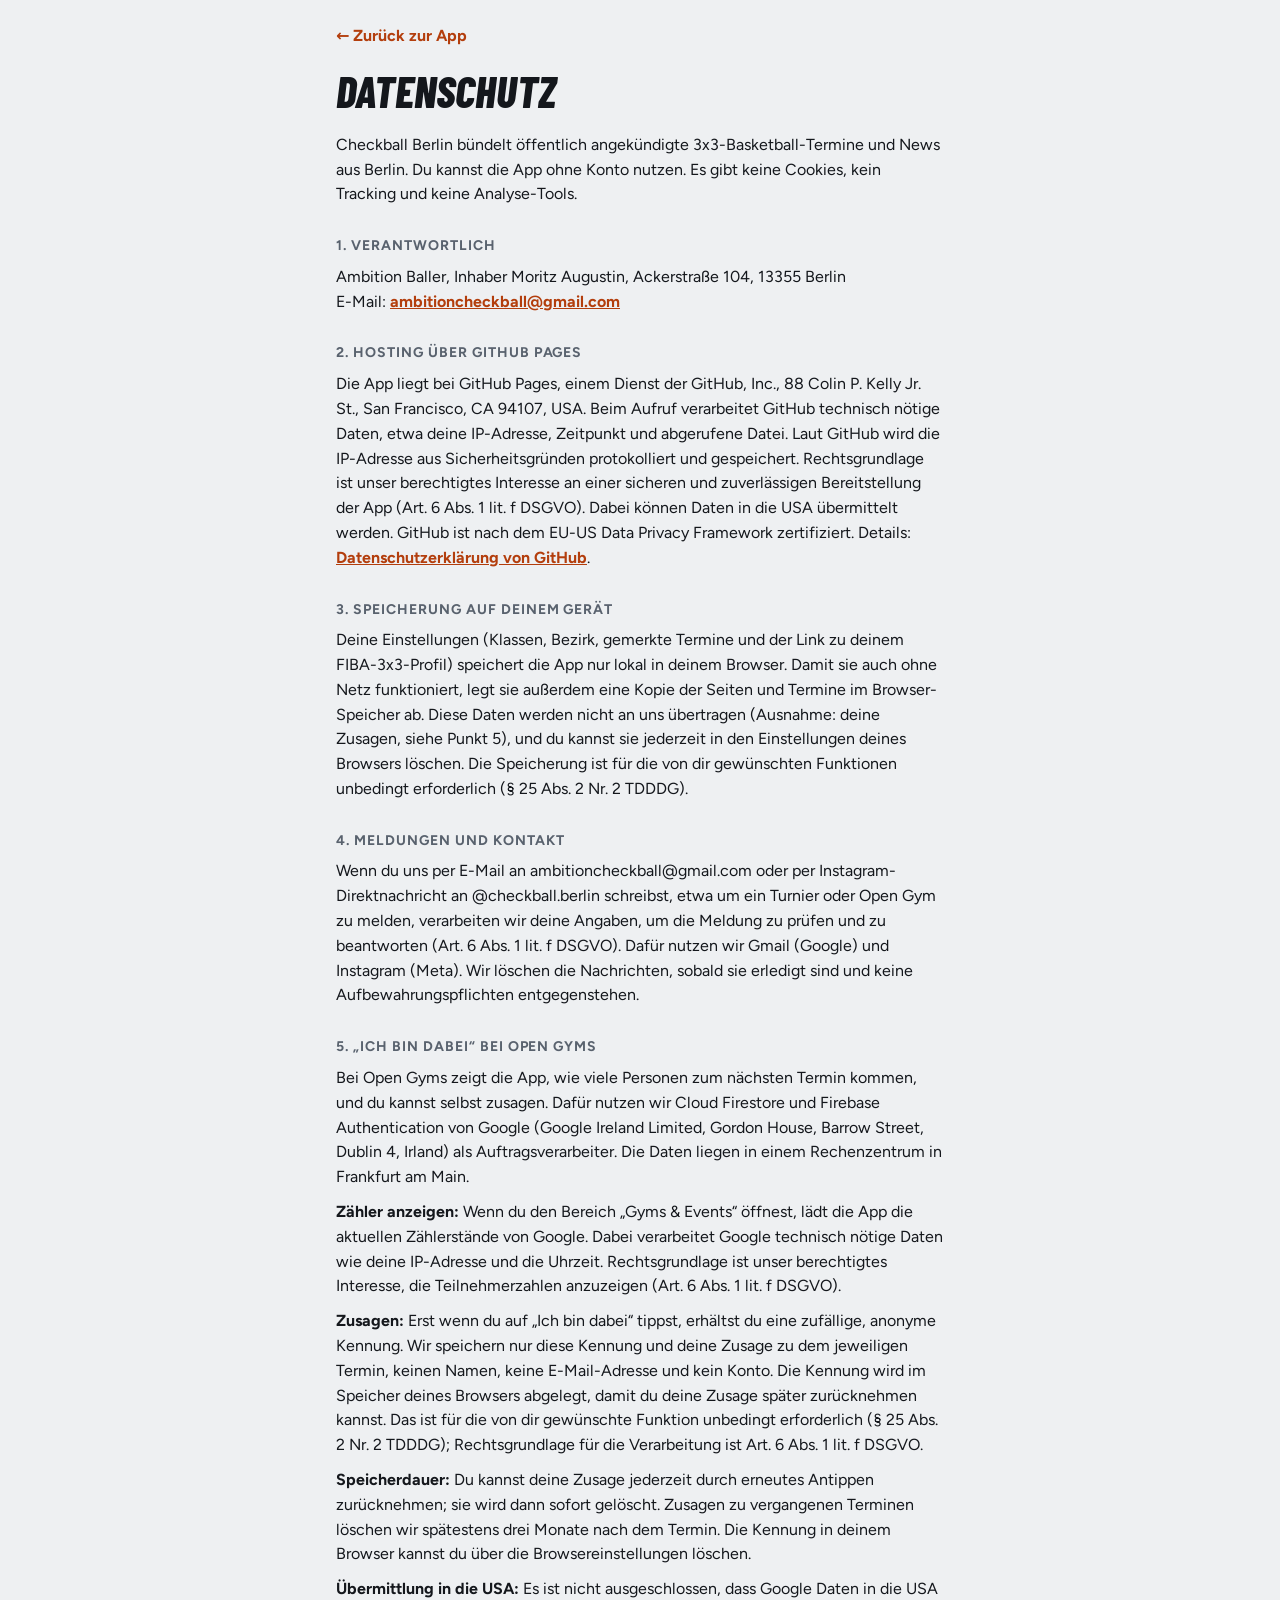
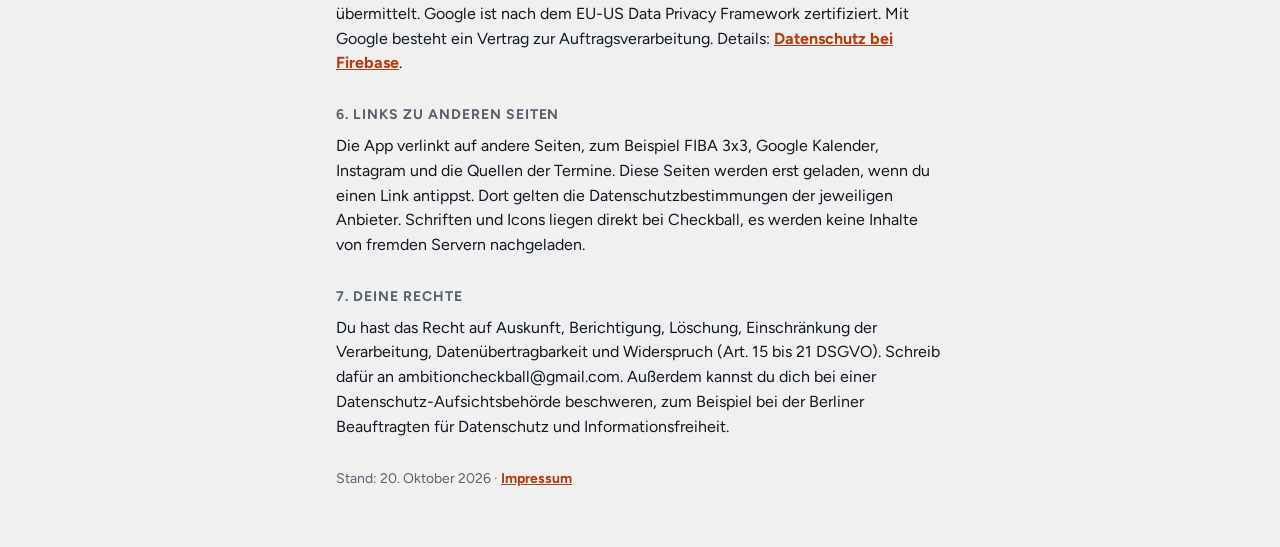
<file: datenschutz.html>
<!doctype html>
<html lang="de">
<head>
<meta charset="utf-8">
<meta name="viewport" content="width=device-width, initial-scale=1">
<title>Datenschutz · Checkball Berlin</title>
<meta name="color-scheme" content="light dark">
<link rel="icon" href="icons/favicon.svg" type="image/svg+xml">
<link rel="stylesheet" href="legal.css">
</head>
<body>
<main>
<a class="back" href="./">← Zurück zur App</a>
<h1>Datenschutz</h1>
<p>Checkball Berlin bündelt öffentlich angekündigte 3x3-Basketball-Termine und News aus Berlin. Du kannst die App ohne Konto nutzen. Es gibt keine Cookies, kein Tracking und keine Analyse-Tools.</p>

<h2>1. Verantwortlich</h2>
<p>Ambition Baller, Inhaber Moritz Augustin, Ackerstraße 104, 13355 Berlin<br>
E-Mail: <a href="mailto:ambitioncheckball@gmail.com">ambitioncheckball@gmail.com</a></p>

<h2>2. Hosting über GitHub Pages</h2>
<p>Die App liegt bei GitHub Pages, einem Dienst der GitHub, Inc., 88 Colin P. Kelly Jr. St., San Francisco, CA 94107, USA. Beim Aufruf verarbeitet GitHub technisch nötige Daten, etwa deine IP-Adresse, Zeitpunkt und abgerufene Datei. Laut GitHub wird die IP-Adresse aus Sicherheitsgründen protokolliert und gespeichert. Rechtsgrundlage ist unser berechtigtes Interesse an einer sicheren und zuverlässigen Bereitstellung der App (Art. 6 Abs. 1 lit. f DSGVO). Dabei können Daten in die USA übermittelt werden. GitHub ist nach dem EU-US Data Privacy Framework zertifiziert. Details: <a href="https://docs.github.com/en/site-policy/privacy-policies/github-general-privacy-statement" target="_blank" rel="noopener">Datenschutzerklärung von GitHub</a>.</p>

<h2>3. Speicherung auf deinem Gerät</h2>
<p>Deine Einstellungen (Klassen, Bezirk, gemerkte Termine und der Link zu deinem FIBA-3x3-Profil) speichert die App nur lokal in deinem Browser. Damit sie auch ohne Netz funktioniert, legt sie außerdem eine Kopie der Seiten und Termine im Browser-Speicher ab. Diese Daten werden nicht an uns übertragen (Ausnahme: deine Zusagen, siehe Punkt 5), und du kannst sie jederzeit in den Einstellungen deines Browsers löschen. Die Speicherung ist für die von dir gewünschten Funktionen unbedingt erforderlich (§ 25 Abs. 2 Nr. 2 TDDDG).</p>

<h2>4. Meldungen und Kontakt</h2>
<p>Wenn du uns per E-Mail an ambitioncheckball@gmail.com oder per Instagram-Direktnachricht an @checkball.berlin schreibst, etwa um ein Turnier oder Open Gym zu melden, verarbeiten wir deine Angaben, um die Meldung zu prüfen und zu beantworten (Art. 6 Abs. 1 lit. f DSGVO). Dafür nutzen wir Gmail (Google) und Instagram (Meta). Wir löschen die Nachrichten, sobald sie erledigt sind und keine Aufbewahrungspflichten entgegenstehen.</p>

<h2 id="zusagen">5. „Ich bin dabei“ bei Open Gyms</h2>
<p>Bei Open Gyms zeigt die App, wie viele Personen zum nächsten Termin kommen, und du kannst selbst zusagen. Dafür nutzen wir Cloud Firestore und Firebase Authentication von Google (Google Ireland Limited, Gordon House, Barrow Street, Dublin 4, Irland) als Auftragsverarbeiter. Die Daten liegen in einem Rechenzentrum in Frankfurt am Main.</p>
<p><strong>Zähler anzeigen:</strong> Wenn du den Bereich „Gyms &amp; Events“ öffnest, lädt die App die aktuellen Zählerstände von Google. Dabei verarbeitet Google technisch nötige Daten wie deine IP-Adresse und die Uhrzeit. Rechtsgrundlage ist unser berechtigtes Interesse, die Teilnehmerzahlen anzuzeigen (Art. 6 Abs. 1 lit. f DSGVO).</p>
<p><strong>Zusagen:</strong> Erst wenn du auf „Ich bin dabei“ tippst, erhältst du eine zufällige, anonyme Kennung. Wir speichern nur diese Kennung und deine Zusage zu dem jeweiligen Termin, keinen Namen, keine E-Mail-Adresse und kein Konto. Die Kennung wird im Speicher deines Browsers abgelegt, damit du deine Zusage später zurücknehmen kannst. Das ist für die von dir gewünschte Funktion unbedingt erforderlich (§ 25 Abs. 2 Nr. 2 TDDDG); Rechtsgrundlage für die Verarbeitung ist Art. 6 Abs. 1 lit. f DSGVO.</p>
<p><strong>Speicherdauer:</strong> Du kannst deine Zusage jederzeit durch erneutes Antippen zurücknehmen; sie wird dann sofort gelöscht. Zusagen zu vergangenen Terminen löschen wir spätestens drei Monate nach dem Termin. Die Kennung in deinem Browser kannst du über die Browsereinstellungen löschen.</p>
<p><strong>Übermittlung in die USA:</strong> Es ist nicht ausgeschlossen, dass Google Daten in die USA übermittelt. Google ist nach dem EU-US Data Privacy Framework zertifiziert. Mit Google besteht ein Vertrag zur Auftragsverarbeitung. Details: <a href="https://firebase.google.com/support/privacy" target="_blank" rel="noopener">Datenschutz bei Firebase</a>.</p>

<h2>6. Links zu anderen Seiten</h2>
<p>Die App verlinkt auf andere Seiten, zum Beispiel FIBA 3x3, Google Kalender, Instagram und die Quellen der Termine. Diese Seiten werden erst geladen, wenn du einen Link antippst. Dort gelten die Datenschutzbestimmungen der jeweiligen Anbieter. Schriften und Icons liegen direkt bei Checkball, es werden keine Inhalte von fremden Servern nachgeladen.</p>

<h2>7. Deine Rechte</h2>
<p>Du hast das Recht auf Auskunft, Berichtigung, Löschung, Einschränkung der Verarbeitung, Datenübertragbarkeit und Widerspruch (Art. 15 bis 21 DSGVO). Schreib dafür an ambitioncheckball@gmail.com. Außerdem kannst du dich bei einer Datenschutz-Aufsichtsbehörde beschweren, zum Beispiel bei der Berliner Beauftragten für Datenschutz und Informationsfreiheit.</p>

<p class="muted">Stand: 20. Oktober 2026 · <a href="impressum.html">Impressum</a></p>
</main>
</body>
</html>
</file>
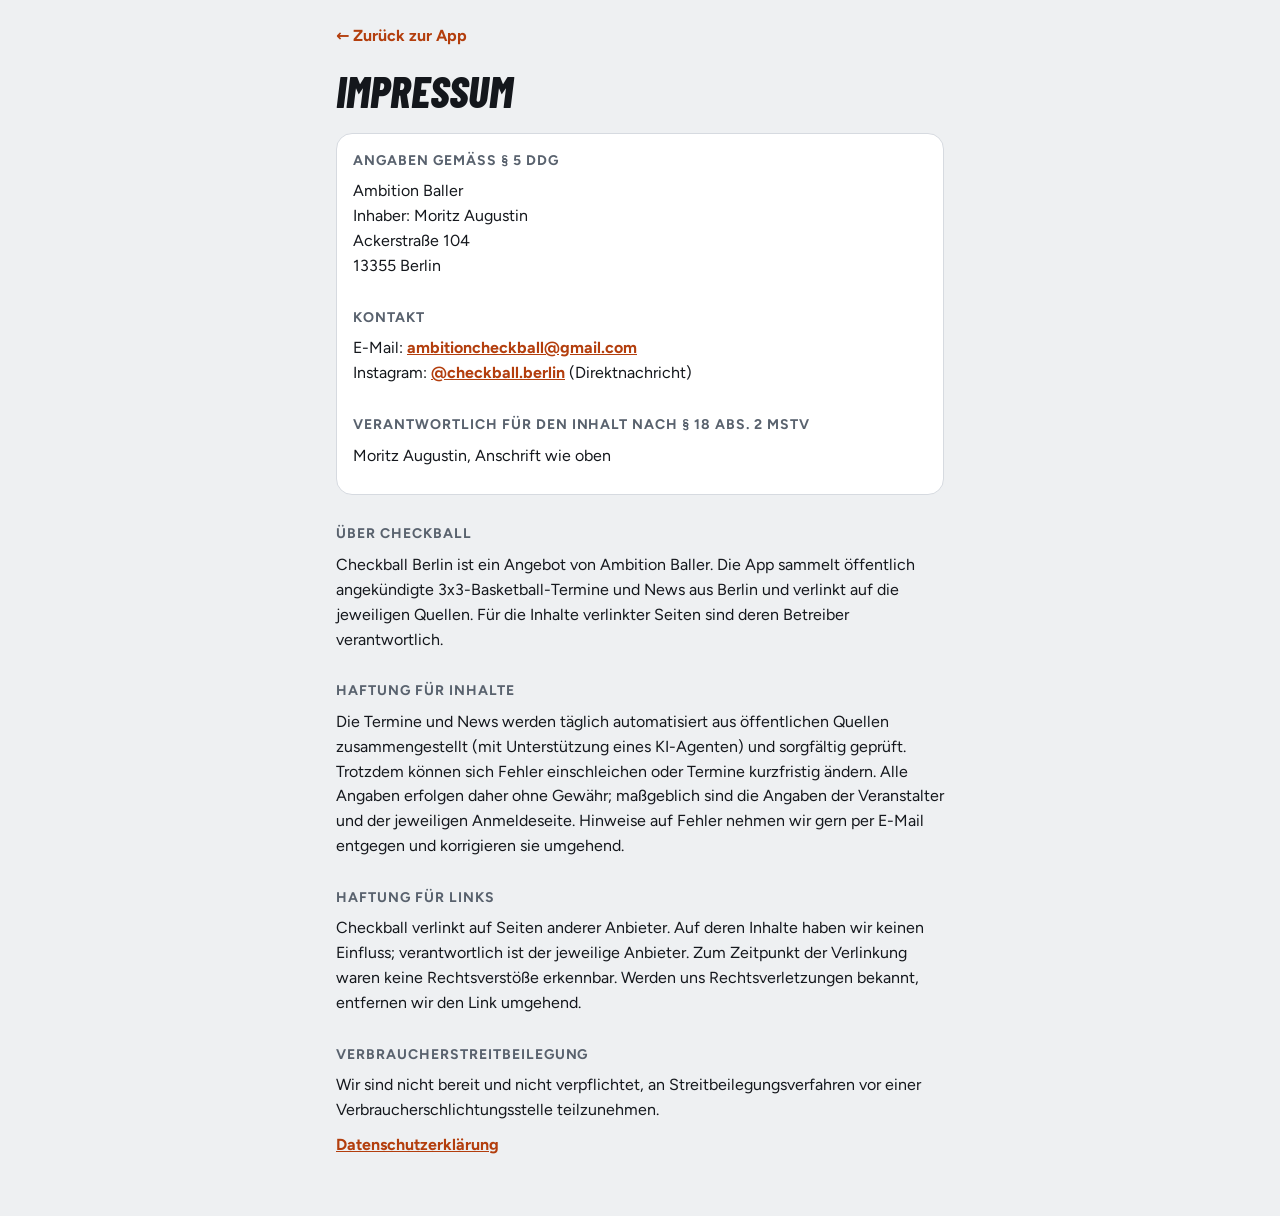
<file: impressum.html>
<!doctype html>
<html lang="de">
<head>
<meta charset="utf-8">
<meta name="viewport" content="width=device-width, initial-scale=1">
<title>Impressum · Checkball Berlin</title>
<meta name="color-scheme" content="light dark">
<link rel="icon" href="icons/favicon.svg" type="image/svg+xml">
<link rel="stylesheet" href="legal.css">
</head>
<body>
<main>
<a class="back" href="./">← Zurück zur App</a>
<h1>Impressum</h1>
<div class="card">
<h2 class="first">Angaben gemäß § 5 DDG</h2>
<p>Ambition Baller<br>
Inhaber: Moritz Augustin<br>
Ackerstraße 104<br>
13355 Berlin</p>
<h2>Kontakt</h2>
<p>E-Mail: <a href="mailto:ambitioncheckball@gmail.com">ambitioncheckball@gmail.com</a><br>
Instagram: <a href="https://www.instagram.com/checkball.berlin/" target="_blank" rel="noopener">@checkball.berlin</a> (Direktnachricht)</p>
<h2>Verantwortlich für den Inhalt nach § 18 Abs. 2 MStV</h2>
<p>Moritz Augustin, Anschrift wie oben</p>
</div>
<h2>Über Checkball</h2>
<p>Checkball Berlin ist ein Angebot von Ambition Baller. Die App sammelt öffentlich angekündigte 3x3-Basketball-Termine und News aus Berlin und verlinkt auf die jeweiligen Quellen. Für die Inhalte verlinkter Seiten sind deren Betreiber verantwortlich.</p>
<h2>Haftung für Inhalte</h2>
<p>Die Termine und News werden täglich automatisiert aus öffentlichen Quellen zusammengestellt (mit Unterstützung eines KI-Agenten) und sorgfältig geprüft. Trotzdem können sich Fehler einschleichen oder Termine kurzfristig ändern. Alle Angaben erfolgen daher ohne Gewähr; maßgeblich sind die Angaben der Veranstalter und der jeweiligen Anmeldeseite. Hinweise auf Fehler nehmen wir gern per E-Mail entgegen und korrigieren sie umgehend.</p>
<h2>Haftung für Links</h2>
<p>Checkball verlinkt auf Seiten anderer Anbieter. Auf deren Inhalte haben wir keinen Einfluss; verantwortlich ist der jeweilige Anbieter. Zum Zeitpunkt der Verlinkung waren keine Rechtsverstöße erkennbar. Werden uns Rechtsverletzungen bekannt, entfernen wir den Link umgehend.</p>
<h2>Verbraucherstreitbeilegung</h2>
<p>Wir sind nicht bereit und nicht verpflichtet, an Streitbeilegungsverfahren vor einer Verbraucherschlichtungsstelle teilzunehmen.</p>
<p><a href="datenschutz.html">Datenschutzerklärung</a></p>
</main>
</body>
</html>
</file>
<file: legal.css>
/* Impressum and Datenschutz: same fonts and colors as the app, self-hosted */
@font-face{font-family:'Figtree';font-style:normal;font-weight:400;font-display:swap;src:url(fonts/figtree-latin-400-normal.woff2) format('woff2')}
@font-face{font-family:'Figtree';font-style:normal;font-weight:700;font-display:swap;src:url(fonts/figtree-latin-700-normal.woff2) format('woff2')}
@font-face{font-family:'Barlow Condensed';font-style:italic;font-weight:800;font-display:swap;src:url(fonts/barlow-condensed-latin-800-italic.woff2) format('woff2')}
:root{--bg:#EEF0F2;--surface:#FFFFFF;--ink:#14171C;--muted:#59626E;--line:#D6DAE0;--accent-text:#B33E0D;--todo:#FFD21F}
@media (prefers-color-scheme: dark){
  :root{--bg:#101317;--surface:#171B20;--ink:#ECEEF1;--muted:#9BA4AF;--line:#2A3038;--accent-text:#FF8F5C;--todo:#6B5A00}
}
*{box-sizing:border-box}
body{margin:0;background:var(--bg);color:var(--ink);font-family:Figtree,system-ui,-apple-system,"Segoe UI",Roboto,sans-serif;font-size:16px;line-height:1.55;-webkit-font-smoothing:antialiased}
main{max-width:640px;margin:0 auto;padding:24px 16px 48px;overflow-wrap:anywhere}
a{color:var(--accent-text);font-weight:700}
.back{display:inline-block;margin-bottom:20px;text-decoration:none}
h1{font-family:"Barlow Condensed","Arial Narrow",sans-serif;font-style:italic;font-weight:800;font-size:44px;line-height:1;text-transform:uppercase;margin:0 0 20px}
h2{font-size:14px;font-weight:700;letter-spacing:.07em;text-transform:uppercase;color:var(--muted);margin:28px 0 8px}
h2.first{margin-top:0}
p{margin:0 0 10px}
.card{background:var(--surface);border:1px solid var(--line);border-radius:16px;padding:16px}
.muted{color:var(--muted);font-size:14px;margin-top:28px}
[data-todo]{background:var(--todo);border-radius:4px;padding:0 4px}
</file>
